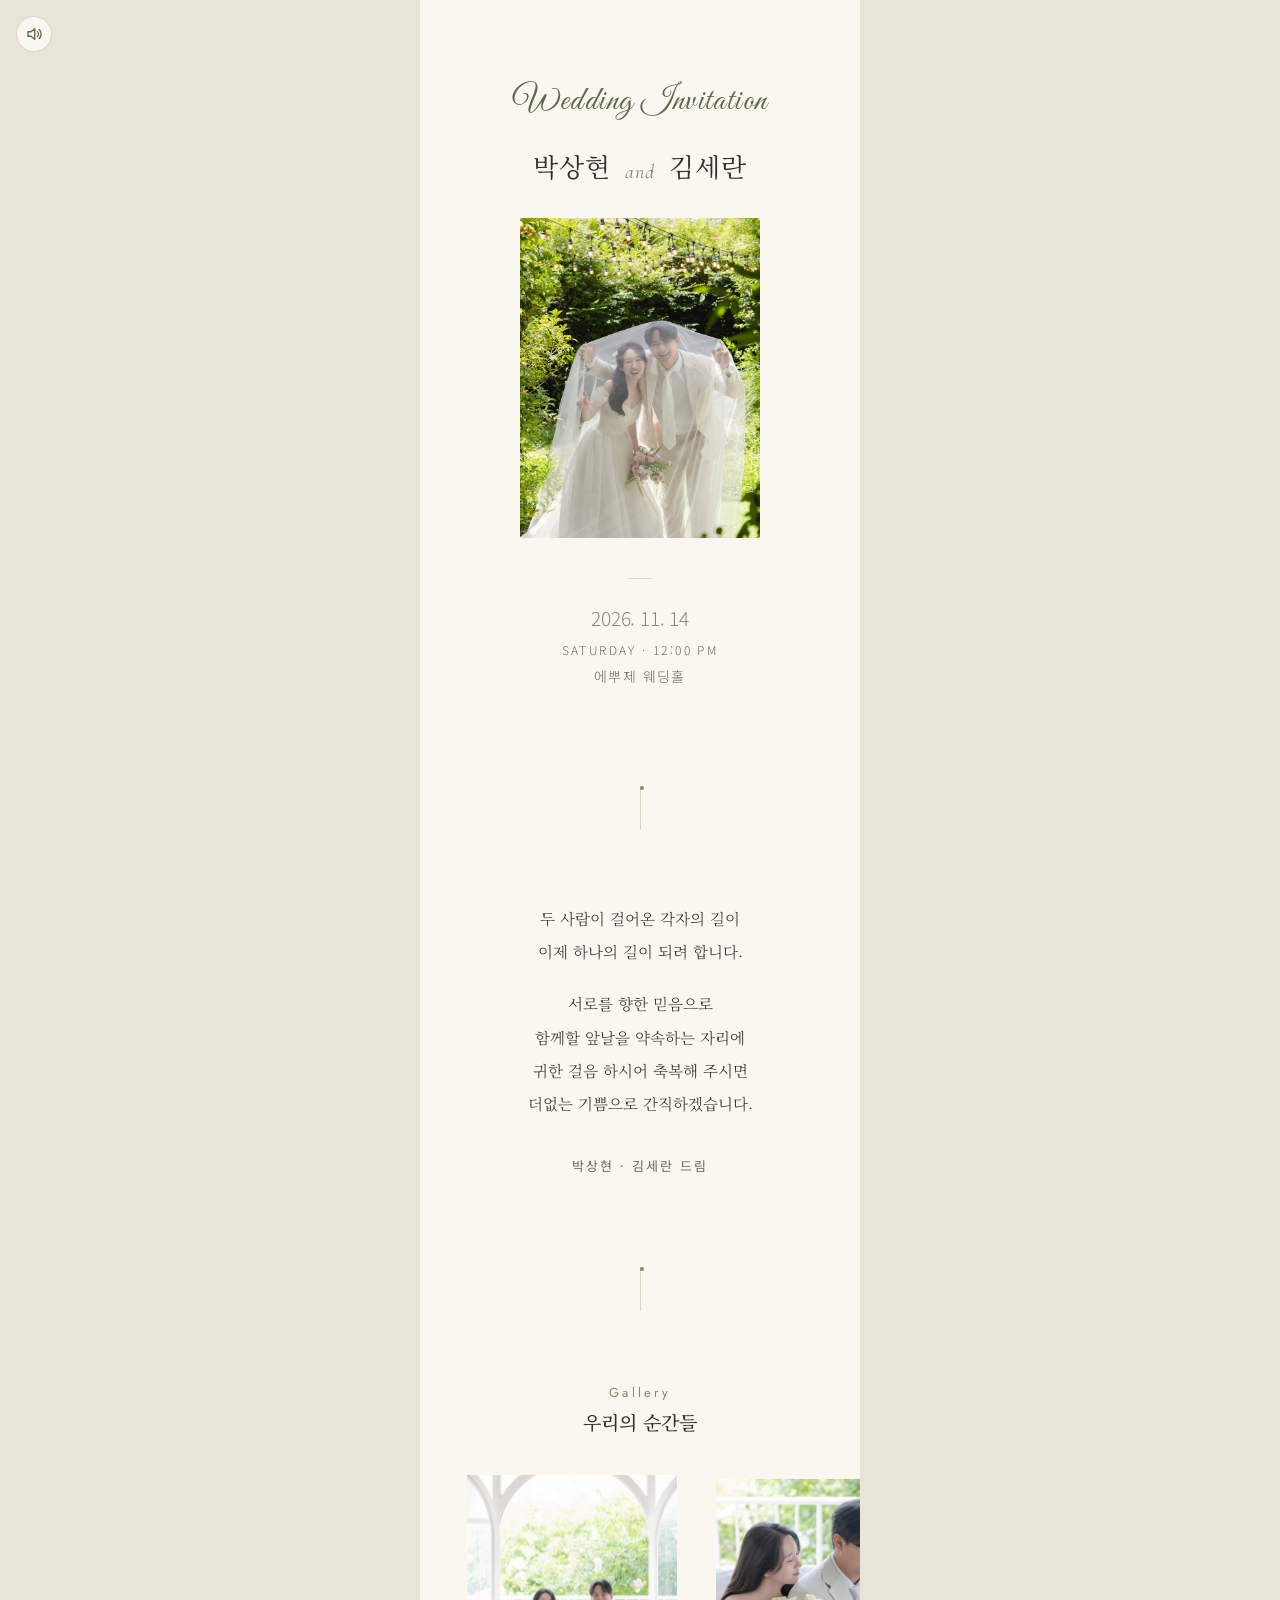
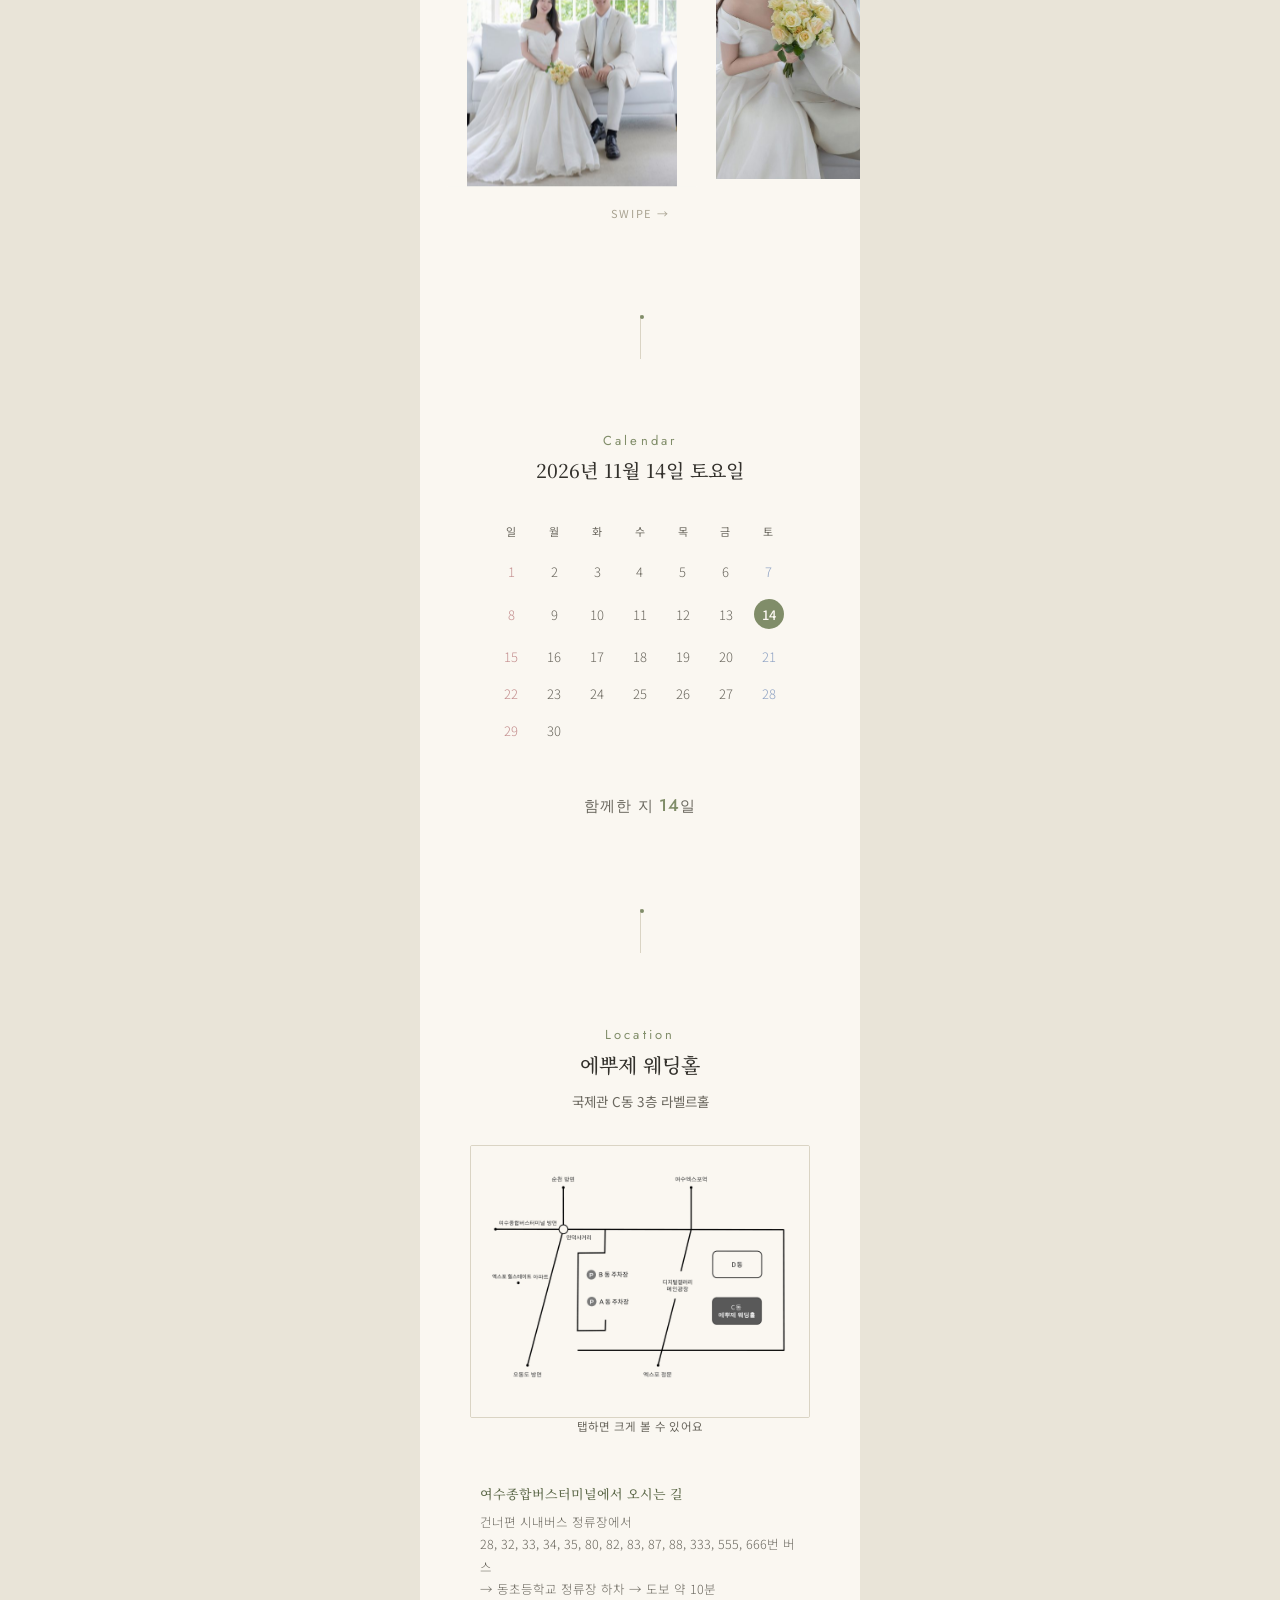
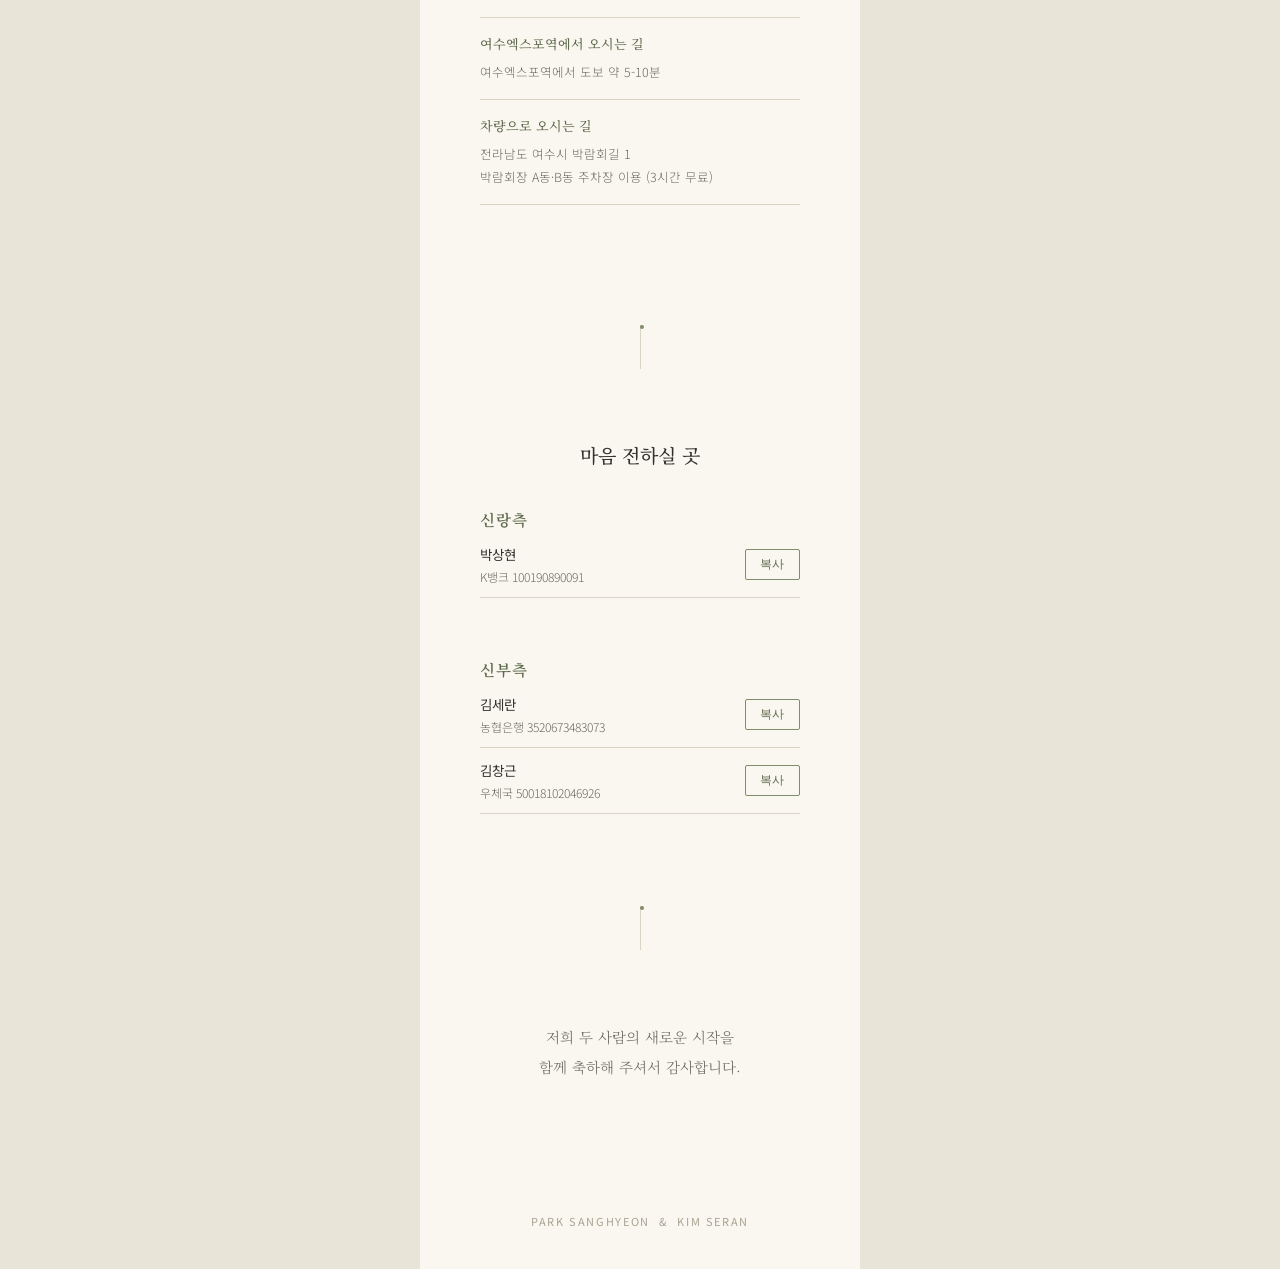
<file: index.html>
<!DOCTYPE html>
<html lang="ko">
<head>
<meta charset="UTF-8">
<meta name="viewport" content="width=device-width, initial-scale=1.0, maximum-scale=1.0, user-scalable=no, viewport-fit=cover">
<title>박상현 그리고 김세란 결혼합니다</title>

<!-- Mobile app-like rendering -->
<meta name="theme-color" content="#FAF7F1">
<meta name="mobile-web-app-capable" content="yes">
<meta name="apple-mobile-web-app-capable" content="yes">
<meta name="apple-mobile-web-app-status-bar-style" content="default">
<meta name="apple-mobile-web-app-title" content="박상현 ♥ 김세란 결혼합니다">
<meta name="format-detection" content="telephone=no, date=no, address=no, email=no">
<meta name="description" content="2026년 11월 14일 토요일 낮 12시, 에뿌제 웨딩홀 국제관 C동 3층 라벨르홀에서 박상현 · 김세란 두 사람의 결혼식이 있습니다.">

<!-- Open Graph / KakaoTalk 공유 카드 -->
<meta property="og:type" content="website">
<meta property="og:title" content="박상현 ♥ 김세란 결혼합니다">
<meta property="og:description" content="박상현&amp;김세란 결혼을 축하해주세요♥">
<meta property="og:image" content="https://seho8387-zatsusou.github.io/mobileseran/images/og-share.jpg">
<meta property="og:image:width" content="700">
<meta property="og:image:height" content="700">
<meta property="og:url" content="https://seho8387-zatsusou.github.io/mobileseran/">
<meta property="og:locale" content="ko_KR">

<link rel="preconnect" href="https://fonts.googleapis.com">
<link rel="preconnect" href="https://fonts.gstatic.com" crossorigin>
<link href="https://fonts.googleapis.com/css2?family=Song+Myung&family=Noto+Serif+KR:wght@300;400;500;600&family=Cormorant+Garamond:ital,wght@0,300;0,400;1,400&family=Jost:wght@300;400;500&family=Great+Vibes&family=Noto+Sans+KR:wght@300;400;500&display=swap" rel="stylesheet">
<link rel="stylesheet" href="style.css?v=20260920b">
</head>
<body>
<div class="scroll-progress" id="scrollProgress"></div>
<div class="page">

  <section class="hero">
    <div class="eyebrow">Wedding Invitation</div>
    <div class="names">
      박상현
      <span class="amp">and</span>
      김세란
    </div>
    <div class="hero-photo">
      <canvas class="photo-bg" role="img" aria-label="박상현 김세란 웨딩 사진" data-src="images/hero.jpg" data-fit="cover"></canvas>
    </div>
    <div class="hero-date">
      2026. 11. 14
      <span>SATURDAY · 12:00 PM</span>
      <span class="venue-inline">에뿌제 웨딩홀</span>
    </div>
  </section>

  <div class="divider dot reveal"></div>

  <section class="greeting reveal">
    <p class="greeting-lines">
      <span class="line">두 사람이 걸어온 각자의 길이</span>
      <span class="line">이제 하나의 길이 되려 합니다.</span>
      <span class="line gap">서로를 향한 믿음으로</span>
      <span class="line">함께할 앞날을 약속하는 자리에</span>
      <span class="line">귀한 걸음 하시어 축복해 주시면</span>
      <span class="line">더없는 기쁨으로 간직하겠습니다.</span>
    </p>
    <div class="sign">박상현 · 김세란 드림</div>
  </section>

  <div class="divider dot reveal"></div>

  <section class="gallery reveal">
    <div class="section-label">Gallery</div>
    <div class="section-title">우리의 순간들</div>
    <div class="gallery-scroll">
      <div class="photo-slot"><canvas class="photo-bg" role="img" aria-label="박상현 김세란 웨딩 사진 2" data-src="images/gallery-02.jpg" data-fit="contain"></canvas></div>
      <div class="photo-slot"><canvas class="photo-bg" role="img" aria-label="박상현 김세란 웨딩 사진 3" data-src="images/gallery-03.jpg" data-fit="contain"></canvas></div>
      <div class="photo-slot"><canvas class="photo-bg" role="img" aria-label="박상현 김세란 웨딩 사진 1" data-src="images/gallery-01.jpg" data-fit="contain"></canvas></div>
      <div class="photo-slot"><canvas class="photo-bg" role="img" aria-label="박상현 김세란 웨딩 사진 4" data-src="images/gallery-04.jpg" data-fit="contain"></canvas></div><div class="photo-slot"><canvas class="photo-bg" role="img" aria-label="박상현 김세란 웨딩 사진 추가" data-src="images/gallery-05.jpg" data-fit="contain"></canvas></div>
      <div class="photo-slot wide"><canvas class="photo-bg" role="img" aria-label="박상현 김세란 웨딩 사진 6" data-src="images/gallery-06.jpg" data-fit="contain"></canvas></div>
      <div class="photo-slot"><canvas class="photo-bg" role="img" aria-label="박상현 김세란 웨딩 사진 7" data-src="images/gallery-07.jpg" data-fit="contain"></canvas></div>
      <div class="photo-slot"><canvas class="photo-bg" role="img" aria-label="박상현 김세란 웨딩 사진 8" data-src="images/gallery-08.jpg" data-fit="contain"></canvas></div>
      <div class="photo-slot"><canvas class="photo-bg" role="img" aria-label="박상현 김세란 웨딩 사진 9" data-src="images/gallery-09.jpg" data-fit="contain"></canvas></div>
      <div class="photo-slot"><canvas class="photo-bg" role="img" aria-label="박상현 김세란 웨딩 사진 10" data-src="images/gallery-10.jpg" data-fit="contain"></canvas></div>
      <div class="photo-slot"><canvas class="photo-bg" role="img" aria-label="박상현 김세란 웨딩 사진 11" data-src="images/gallery-11.jpg" data-fit="contain"></canvas></div>
      <div class="photo-slot"><canvas class="photo-bg" role="img" aria-label="박상현 김세란 웨딩 사진 12" data-src="images/gallery-12.jpg" data-fit="contain"></canvas></div>
      <div class="photo-slot"><canvas class="photo-bg" role="img" aria-label="박상현 김세란 웨딩 사진 13" data-src="images/gallery-13.jpg" data-fit="contain"></canvas></div>
    </div>
    <div class="gallery-hint">SWIPE →</div>
  </section>

  <div class="divider dot reveal"></div>

  <section class="when reveal">
    <div class="section-label">Calendar</div>
    <div class="section-title">2026년 11월 14일 토요일</div>
    <table class="cal">
      <tr>
        <th class="sun">일</th><th>월</th><th>화</th><th>수</th><th>목</th><th>금</th><th class="sat">토</th>
      </tr>
      <tr>
        <td class="sun">1</td><td>2</td><td>3</td><td>4</td><td>5</td><td>6</td><td class="sat">7</td>
      </tr>
      <tr>
        <td class="sun">8</td><td>9</td><td>10</td><td>11</td><td>12</td><td>13</td><td class="mark"><span>14</span></td>
      </tr>
      <tr>
        <td class="sun">15</td><td>16</td><td>17</td><td>18</td><td>19</td><td>20</td><td class="sat">21</td>
      </tr>
      <tr>
        <td class="sun">22</td><td>23</td><td>24</td><td>25</td><td>26</td><td>27</td><td class="sat">28</td>
      </tr>
      <tr>
        <td class="sun">29</td><td>30</td><td></td><td></td><td></td><td></td><td class="sat"></td>
      </tr>
    </table>
    <div class="dday" id="ddayText">D-day 계산 중</div>
  </section>

  <div class="divider dot reveal"></div>

  <section class="location reveal">
    <div class="section-label">Location</div>
    <div class="venue-name">에뿌제 웨딩홀</div>
    <div class="venue-addr">
      국제관 C동 3층 라벨르홀
    </div>

<div class="map-illust">
      <img id="mapImg" src="images/map.png" alt="에뿌제 웨딩홀 오시는 길 약도" style="width:100%;height:auto;border-radius:2px;display:block;cursor:pointer;" />
    <div class="map-note">탭하면 크게 볼 수 있어요</div>
    </div>

    <div class="way-list">
      <div class="way-item">
        <div class="way-title">여수종합버스터미널에서 오시는 길</div>
        <div class="way-desc">건너편 시내버스 정류장에서<br>28, 32, 33, 34, 35, 80, 82, 83, 87, 88, 333, 555, 666번 버스<br>→ 동초등학교 정류장 하차 → 도보 약 10분</div>
      </div>
      <div class="way-item">
        <div class="way-title">여수엑스포역에서 오시는 길</div>
        <div class="way-desc">여수엑스포역에서 도보 약 5-10분</div>
      </div>
      <div class="way-item">
        <div class="way-title">차량으로 오시는 길</div>
        <div class="way-desc">전라남도 여수시 박람회길 1<br>박람회장 A동·B동 주차장 이용 (3시간 무료)</div>
      </div>
    </div>

  </section>

  <div class="divider dot reveal"></div>

  <section class="account reveal">
    <div class="section-title">마음 전하실 곳</div>

    <div class="acc-group">
      <div class="acc-side">신랑측</div>
      <div class="acc-row">
        <div class="acc-info">
          <span class="acc-name">박상현</span>
          <span class="acc-bank">K뱅크 100190890091</span>
        </div>
        <button class="copy-btn" data-num="100190890091">복사</button>
      </div>
    </div>

    <div class="acc-group">
      <div class="acc-side">신부측</div>
      <div class="acc-row">
        <div class="acc-info">
          <span class="acc-name">김세란</span>
          <span class="acc-bank">농협은행 3520673483073</span>
        </div>
        <button class="copy-btn" data-num="3520673483073">복사</button>
      </div>
      <div class="acc-row">
        <div class="acc-info">
          <span class="acc-name">김창근</span>
          <span class="acc-bank">우체국 50018102046926</span>
        </div>
        <button class="copy-btn" data-num="50018102046926">복사</button>
      </div>
    </div>
  </section>

  <div class="divider dot reveal"></div>

  <section class="closing reveal">
    <p>
      저희 두 사람의 새로운 시작을<br>
      함께 축하해 주셔서 감사합니다.
    </p>
  </section>

  <footer>PARK SANGHYEON &nbsp;&amp;&nbsp; KIM SERAN</footer>

</div>

<span class="bgm-pulse" id="bgmPulse" aria-hidden="true"></span>
<button class="bgm-toggle" id="bgmToggle" type="button" aria-label="배경음악 재생/정지" aria-pressed="true">
  <svg class="icon-on" viewBox="0 0 24 24" width="18" height="18" fill="none" stroke="currentColor" stroke-width="1.8" stroke-linecap="round" stroke-linejoin="round"><path d="M4 9v6h4l5 4V5L8 9H4z"/><path d="M16.5 8.5a5 5 0 0 1 0 7"/><path d="M19 6a8.5 8.5 0 0 1 0 12"/></svg>
  <svg class="icon-off" viewBox="0 0 24 24" width="18" height="18" fill="none" stroke="currentColor" stroke-width="1.8" stroke-linecap="round" stroke-linejoin="round"><path d="M4 9v6h4l5 4V5L8 9H4z"/><line x1="16" y1="9" x2="21" y2="14"/><line x1="21" y1="9" x2="16" y2="14"/></svg>
</button>
<audio id="bgmAudio" src="audio/bgm.mp3" loop preload="auto"></audio>

<div class="map-modal" id="mapModal">
  <button class="map-modal-close" type="button" aria-label="닫기">&times;</button>
  <img id="mapModalImg" src="images/map.png" alt="에뿌제 웨딩홀 오시는 길 약도">
</div>

<script src="script.js?v=20260920"></script>

</body>
</html>
</file>
<file: style.css>
:root{
    --bg: #FAF7F1;
    --ink: #33312C;
    --ink-soft: #6B685F;
    --sage: #808D69;
    --sage-deep: #5E6A4B;
    --line: #DAD4C4;
    --card: #FFFFFF;
  }
  *{ box-sizing: border-box; margin:0; padding:0; }
  /* Block the long-press "save image" menu everywhere except the map,
     which stays saveable on purpose. */
  img:not(#mapImg):not(#mapModalImg){
    -webkit-touch-callout: none;
    -webkit-user-select: none;
    user-select: none;
  }
  html,body{
    background: #E9E4D8;
    font-family: 'Noto Sans KR', sans-serif;
    color: var(--ink);
    -webkit-font-smoothing: antialiased;
    /* Block pinch/double-tap zoom on iOS Safari, which ignores the
       viewport meta's user-scalable=no. The map modal image opts back
       in with its own touch-action so its manual pinch-zoom still works. */
    touch-action: pan-x pan-y;
  }
  .page{
    max-width: 440px;
    margin: 0 auto;
    background: var(--bg);
    min-height: 100vh;
    min-height: 100dvh;
    position: relative;
    overflow: hidden;
    padding-top: env(safe-area-inset-top);
    padding-bottom: env(safe-area-inset-bottom);
  }
  section{
    padding: 72px 32px;
    position: relative;
  }
  .scroll-progress{
    position: fixed;
    top: 0;
    left: 0;
    width: 0%;
    height: 3px;
    background: var(--sage);
    z-index: 1001;
    transition: width .1s linear;
  }
  .divider{
    width: 1px;
    height: 44px;
    background: var(--line);
    margin: 0 auto;
  }
  .divider.dot::after{
    content:'';
    display:block;
    width:4px;
    height:4px;
    border-radius:50%;
    background: var(--sage);
    margin: 20px auto 0;
    opacity: 0;
    transition: opacity .4s ease;
  }
  /* Line "draws" itself top-to-bottom on reveal, dot fades in just after
     it finishes. Overrides the generic .reveal fade+rise (higher
     specificity) since a straight line growing reads better than one
     sliding into place. */
  .divider.reveal{
    opacity: 1;
    transform: scaleY(0);
    transform-origin: top;
    transition: none;
  }
  .divider.reveal.revealed{
    transform: scaleY(1);
    transition: transform .6s cubic-bezier(.22,.61,.36,1);
  }
  .divider.dot.revealed::after{
    opacity: 1;
    transition: opacity .4s ease .5s;
  }

  /* Scroll-triggered fade-up. JS adds .revealed once an element with
     .reveal scrolls into view (see script.js); everything below is a
     fallback so content is never actually hidden without JS. */
  .reveal{
    opacity: 0;
    transform: translateY(24px);
    transition: opacity .7s cubic-bezier(.22,.61,.36,1), transform .7s cubic-bezier(.22,.61,.36,1);
  }
  .reveal.revealed{
    opacity: 1;
    transform: translateY(0);
  }
  @media (prefers-reduced-motion: reduce){
    .reveal, .reveal *, .hero *, .copy-btn, .bgm-toggle, .greeting-lines .line, .ripple{
      animation: none !important;
      transition: none !important;
    }
    .reveal, .greeting-lines .line{ opacity: 1; transform: none; }
    .ripple{ display: none; }
    .divider.dot::after{ opacity: 1; }
    .gallery-hint{ animation: none !important; }
    .cal td.mark span::before{ animation: none !important; transform: scale(1) !important; }
    .photo-slot{ transition: none !important; }
    .map-modal{ transition: none !important; }
    .bgm-pulse{ animation: none !important; opacity: 0 !important; }
    .scroll-progress{ transition: none !important; }
  }

  /* Hero */
  .hero{
    padding: 90px 32px 80px;
    text-align:center;
  }
  .branch{
    width: 120px;
    margin: 0 auto 28px;
    display:block;
    opacity: 0.85;
  }
  /* Intro: hero elements fade + rise in on load, staggered. Runs purely
     off CSS (no JS wait) so it can't be delayed by scripts/images. */
  @keyframes heroIn{
    from{ opacity: 0; transform: translateY(18px); }
    to{ opacity: 1; transform: translateY(0); }
  }
  @keyframes heroInEyebrow{
    /* .eyebrow has its own static translateY(-10px) baseline offset, so
       bake it into this keyframe's end state instead of overwriting it. */
    from{ opacity: 0; transform: translateY(8px); }
    to{ opacity: 1; transform: translateY(-10px); }
  }
  .hero .names{ animation: heroIn .8s cubic-bezier(.22,.61,.36,1) .25s backwards; }
  .hero .hero-photo{ animation: heroIn .8s cubic-bezier(.22,.61,.36,1) .4s backwards; }
  .hero .hero-date{ animation: heroIn .8s cubic-bezier(.22,.61,.36,1) .55s backwards; }

  .eyebrow{
    font-family: 'Great Vibes', cursive;
    font-weight: 400;
    letter-spacing: 0.04em;
    font-size: 34px;
    color: var(--sage-deep);
    margin-bottom: 14px;
    transform: translateY(-10px);
    animation: heroInEyebrow .8s cubic-bezier(.22,.61,.36,1) .1s backwards;
  }
  .names{
    font-family: 'Noto Serif KR', serif;
    font-weight: 400;
    font-size: 26px;
    letter-spacing: 0.04em;
    display: flex;
    align-items: center;
    justify-content: center;
    gap: 14px;
  }
  .amp{
    display:inline-block;
    font-family: 'Cormorant Garamond', serif;
    font-style: italic;
    font-size: 20px;
    color: var(--sage);
    margin: 6px 0;
    transform: translateY(6px);
  }
  .hero-photo{
    width: 240px;
    aspect-ratio: 3 / 4;
    position: relative;
    margin: 34px auto 0;
    border-radius: 2px;
    background: #F4F1E9;
    overflow: hidden;
  }
  .photo-bg{
    position: absolute;
    inset: 0;
    width: 100%;
    height: 100%;
    display: block;
    -webkit-touch-callout: none;
    -webkit-user-select: none;
    user-select: none;
  }
  /* Slight overscan so the subtle scroll parallax (JS) has room to shift
     the photo without exposing blank edges — .hero-photo has
     overflow:hidden to crop it back down. */
  .hero-photo .photo-bg{
    inset: -6% 0;
    height: 112%;
  }
  .hero-photo span{
    font-family: 'Jost', sans-serif;
    font-size: 12px;
    letter-spacing: 0.05em;
    color: #A9A392;
  }
  .hero-date{
    margin-top: 40px;
    padding-top: 26px;
    position: relative;
    font-family: 'Noto Sans KR', sans-serif;
    font-weight: 300;
    font-size: 19px;
    letter-spacing: -0.01em;
    color: #8B8879;
  }
  .hero-date::before{
    content:'';
    position:absolute;
    top:0; left:50%;
    transform: translateX(-50%);
    width: 24px;
    height: 1px;
    background: var(--line);
  }
  .hero-date span{
    display:block;
    font-family: 'Noto Sans KR', sans-serif;
    font-weight: 300;
    font-size: 12px;
    letter-spacing: 0.2em;
    margin-top: 10px;
    color: var(--ink-soft);
  }
  .hero-date span.venue{
    font-size: 10px;
    letter-spacing: 0.1em;
    margin-top: 6px;
    color: #A9A392;
  }
  .hero-date span.venue-inline{
    display: block;
    margin-top: 8px;
    font-family: 'Noto Sans KR', sans-serif;
    font-weight: 300;
    font-size: 14px;
    letter-spacing: 0.1em;
    color: var(--ink-soft);
  }

  /* Greeting */
  .greeting{
    text-align:center;
  }
  .greeting p{
    font-family: 'Noto Serif KR', serif;
    font-weight: 300;
    font-size: 15.5px;
    line-height: 2.15;
    color: var(--ink);
  }
  /* Lines fade up one at a time once .greeting scrolls into view (see
     the shared .reveal handling in script.js, which toggles .revealed
     on this section). */
  .greeting-lines .line{
    display: block;
    opacity: 0;
    transform: translateY(14px);
    transition: opacity .6s ease, transform .6s ease;
  }
  .greeting.revealed .greeting-lines .line{
    opacity: 1;
    transform: translateY(0);
  }
  .greeting-lines .line.gap{ margin-top: 1.2em; }
  .greeting-lines .line:nth-child(1){ transition-delay: .05s; }
  .greeting-lines .line:nth-child(2){ transition-delay: .15s; }
  .greeting-lines .line:nth-child(3){ transition-delay: .25s; }
  .greeting-lines .line:nth-child(4){ transition-delay: .35s; }
  .greeting-lines .line:nth-child(5){ transition-delay: .45s; }
  .greeting-lines .line:nth-child(6){ transition-delay: .55s; }
  .greeting .sign{
    margin-top: 36px;
    font-size: 13px;
    letter-spacing: 0.15em;
    color: var(--ink-soft);
  }

  /* Calendar / D-day */
  .when{
    text-align:center;
  }
  .section-label{
    font-family: 'Jost', sans-serif;
    font-weight: 400;
    font-size: 13px;
    letter-spacing: 0.25em;
    color: var(--sage);
    margin-bottom: 6px;
  }
  .section-title{
    font-family: 'Noto Serif KR', serif;
    font-size: 19px;
    font-weight: 500;
    margin-bottom: 40px;
  }
  .cal{
    width: 100%;
    max-width: 300px;
    margin: 0 auto;
    border-collapse: collapse;
    /* Without this, auto layout sizes each column by its widest cell's
       preferred content width — and the fixed-size day-marker badge
       (below) is wider than any plain date number, which pulled the
       whole Saturday column wider and skewed every other column out
       of alignment with the weekday header row. Fixed layout keeps
       all 7 columns an even width regardless of what's inside them. */
    table-layout: fixed;
    font-size: 13px;
  }
  .cal th{
    font-weight: 400;
    color: var(--ink-soft);
    padding-bottom: 14px;
    font-size: 11px;
    letter-spacing: 0.05em;
  }
  .cal td{
    padding: 9px 0;
    color: var(--ink-soft);
    font-weight: 300;
  }
  .cal td.sat{ color: #8FA3C4; }
  .cal td.sun{ color: #C48F8F; }
  .cal td.mark{
    color: var(--bg);
    font-weight: 500;
  }
  /* The circle used to be a ::before on the <td> itself, absolutely
     centered with top/left 50% + translate(-50%,-50%). Table cells as
     an absolute-positioning containing block are inconsistent across
     browsers (WebKit in particular, combined with border-collapse),
     which showed up as the circle and the "14" drifting off-center
     from each other on real phones. Centering a plain, non-table span
     with flexbox instead sidesteps that entirely. */
  .cal td.mark span{
    position: relative;
    z-index: 1;
    display: inline-flex;
    align-items: center;
    justify-content: center;
    width: 30px;
    height: 30px;
  }
  .cal td.mark span::before{
    content:'';
    position:absolute;
    inset: 0;
    transform: scale(0);
    border-radius: 50%;
    background: var(--sage);
    z-index: -1;
  }
  /* Pops in with a slight overshoot once the Calendar section reveals. */
  .when.revealed .cal td.mark span::before{
    /* Pop in, then settle into a slow, faint breathing loop — the
       second animation is listed later so it takes over the property
       once markPop's fill-forwards window ends (they don't overlap in
       time, so there's no fight over transform). */
    animation: markPop .6s cubic-bezier(.34,1.56,.64,1) .3s both,
               markBreathe 2.6s ease-in-out .9s infinite;
  }
  @keyframes markPop{
    from{ transform: scale(0); }
    60%{ transform: scale(1.15); }
    to{ transform: scale(1); }
  }
  @keyframes markBreathe{
    0%, 100%{
      transform: scale(1);
      box-shadow: 0 0 0 0 rgba(128,141,105,0);
    }
    50%{
      transform: scale(1.12);
      box-shadow: 0 0 10px 2px rgba(128,141,105,0.55);
    }
  }

  .dday{
    margin-top: 44px;
    font-family: 'Jost', sans-serif;
    font-weight: 300;
    font-size: 15px;
    letter-spacing: 0.06em;
    color: var(--ink-soft);
  }
  .dday b{
    color: var(--sage);
    font-weight: 500;
    font-size: 17px;
  }
  .dday-label{
    font-family: 'Noto Serif KR', serif;
    font-weight: 300;
  }

  /* Location */
  .location{
    text-align:center;
  }
  .venue-name{
    font-family: 'Noto Serif KR', serif;
    font-size: 20px;
    font-weight: 500;
    margin-bottom: 10px;
  }
  .venue-addr{
    font-size: 13.5px;
    color: var(--ink-soft);
    line-height: 1.9;
    margin-bottom: 30px;
  }
  .map-btn{
    display: inline-block;
    padding: 13px 30px;
    border: 1px solid var(--sage);
    color: var(--sage-deep);
    font-size: 13px;
    letter-spacing: 0.1em;
    text-decoration: none;
    border-radius: 2px;
    transition: all .2s ease;
  }
  .map-btn:hover{
    background: var(--sage);
    color: #fff;
  }
  .way-list{
    max-width: 320px;
    margin: 34px auto 28px;
    text-align: left;
  }
  .way-item{
    padding: 16px 0;
    border-bottom: 1px solid var(--line);
  }
  .way-item:first-child{
    border-top: none;
  }
  .way-title{
    font-family: 'Noto Serif KR', serif;
    font-size: 13px;
    font-weight: 500;
    color: var(--sage-deep);
    margin-bottom: 8px;
  }
  .way-desc{
    font-size: 12.5px;
    line-height: 1.8;
    color: var(--ink-soft);
    font-weight: 300;
  }
  .map-photo-slot{
    margin: 28px auto 0;
    max-width: 340px;
    aspect-ratio: 4 / 3;
    border: 1px dashed var(--line);
    border-radius: 2px;
    background: #F4F1E9;
    display:flex;
    align-items:center;
    justify-content:center;
  }
  .map-photo-slot span{
    font-family: 'Cormorant Garamond', serif;
    font-style: italic;
    font-size: 12px;
    color: #A9A392;
  }
  .map-illust{
    margin: 28px auto 0;
    max-width: 340px;
  }
  .map-illust svg, .map-illust img{
    width: 100%;
    height: auto;
    border: 1px solid var(--line);
    border-radius: 2px;
    display: block;
  }
  .map-note{
    margin-top: 0;
    font-size: 11.5px;
    letter-spacing: 0.03em;
    color: var(--ink-soft);
  }
  .map-modal{
    display: flex;
    position: fixed;
    inset: 0;
    background: rgba(0,0,0,0.85);
    z-index: 999;
    align-items: center;
    justify-content: center;
    padding: 24px;
    overflow: auto;
    cursor: pointer;
    -webkit-overflow-scrolling: touch;
    /* Fades + scales in on open, and back out on close. visibility is
       delayed on the way out (only) so it stays interactive/visible for
       the full fade, then actually leaves the a11y/hit-test tree once
       hidden — and stays out of the way immediately when opening. */
    opacity: 0;
    visibility: hidden;
    transform: scale(0.96);
    transition: opacity .3s ease, transform .3s ease, visibility 0s linear .3s;
  }
  .map-modal.open{
    opacity: 1;
    visibility: visible;
    transform: scale(1);
    transition: opacity .3s ease, transform .3s ease, visibility 0s linear 0s;
  }
  .map-modal img{
    max-width: 100%;
    max-height: 100%;
    border-radius: 4px;
    display: block;
    touch-action: none;
    transform-origin: center center;
    transition: transform .25s ease;
  }
  .bgm-toggle{
    position: fixed;
    top: calc(env(safe-area-inset-top) + 16px);
    left: 16px;
    z-index: 1000;
    width: 36px;
    height: 36px;
    border: 1px solid var(--line);
    border-radius: 50%;
    background: rgba(255,255,255,0.7);
    backdrop-filter: blur(4px);
    -webkit-backdrop-filter: blur(4px);
    color: var(--sage-deep);
    display: flex;
    align-items: center;
    justify-content: center;
    cursor: pointer;
    overflow: hidden;
    transition: transform .15s ease;
  }
  .bgm-toggle:active{ transform: scale(0.9); }
  /* Pulse ring while BGM is playing. A separate fixed sibling element
     (not a pseudo-element of the button), since the button itself has
     overflow:hidden for the ripple and would clip an outward-expanding
     ring. */
  .bgm-pulse{
    position: fixed;
    top: calc(env(safe-area-inset-top) + 16px);
    left: 16px;
    z-index: 999;
    width: 36px;
    height: 36px;
    border-radius: 50%;
    border: 1px solid var(--sage);
    pointer-events: none;
    opacity: 0;
  }
  .bgm-pulse.playing{
    animation: bgmPulse 2.4s ease-out infinite;
  }
  @keyframes bgmPulse{
    0%{ transform: scale(1); opacity: 0.55; }
    100%{ transform: scale(1.9); opacity: 0; }
  }
  .bgm-toggle .icon-off{ display: none; }
  .bgm-toggle.paused .icon-on{ display: none; }
  .bgm-toggle.paused .icon-off{ display: block; }
  .map-modal-close{
    position: fixed;
    top: 16px;
    right: 16px;
    width: 32px;
    height: 32px;
    border: none;
    border-radius: 50%;
    background: rgba(255,255,255,0.15);
    color: #fff;
    font-size: 20px;
    line-height: 1;
    display: flex;
    align-items: center;
    justify-content: center;
    cursor: pointer;
  }

  /* Gallery */
  .gallery{
    text-align:center;
  }
  .gallery-scroll{
    display:flex;
    align-items: center;
    gap: 3px;
    overflow-x: auto;
    scroll-snap-type: x mandatory;
    padding: 4px 32px 20px;
    margin: 0 -32px;
    -webkit-overflow-scrolling: touch;
    scrollbar-width: none;
    /* Explicit per-element pinch-zoom block; nested scroll containers
       don't always inherit the html/body touch-action reliably. */
    touch-action: pan-x pan-y;
  }
  .gallery-scroll::-webkit-scrollbar{
    display: none;
  }
  .photo-slot{
    flex: 0 0 auto;
    scroll-snap-align: center;
    /* Without this, a fast flick can carry momentum scroll straight
       past several photos before it lands on a snap point. This forces
       the browser to stop at every single slot, one swipe = one photo. */
    scroll-snap-stop: always;
    width: 240px;
    aspect-ratio: 4 / 5;
    position: relative;
    border-radius: 2px;
    background: var(--bg);
    overflow: hidden;
    transform: scale(1);
    transition: transform .3s ease;
  }
  /* JS toggles this on whichever slot sits closest to the gallery's
     horizontal center as the visitor swipes. */
  .photo-slot.active{
    transform: scale(1.05);
    z-index: 2;
  }
  .photo-slot.wide{
    /* Fixed 340px was wider than the whole screen on narrow phones
       (e.g. iPhone mini's 375px), so scroll-snap centered it edge to
       edge with almost no neighboring photo peeking in on either side.
       Cap it relative to the viewport instead so there's always some
       peek, regardless of device width. */
    width: min(340px, calc(100vw - 80px));
    aspect-ratio: 3 / 2;
    margin-left: 3px;
    margin-right: 3px;
  }
  .photo-slot span{
    font-family: 'Jost', sans-serif;
    font-size: 12px;
    letter-spacing: 0.05em;
    color: #A9A392;
  }
  .gallery-hint{
    display: inline-block;
    font-size: 11px;
    letter-spacing: 0.15em;
    color: #A9A392;
    margin-top: 4px;
    animation: swipeNudge 2.6s ease-in-out infinite;
  }
  @keyframes swipeNudge{
    0%, 60%, 100%{ transform: translateX(0); }
    75%{ transform: translateX(6px); }
    90%{ transform: translateX(0); }
  }

  /* Account */
  .account{
    text-align:center;
  }
  .acc-group{
    max-width: 320px;
    margin: 0 auto 60px;
    text-align: left;
  }
  .acc-group:last-child{ margin-bottom: 0; }
  .acc-side{
    font-family: 'Noto Serif KR', serif;
    font-size: 15.5px;
    font-weight: 600;
    color: var(--sage-deep);
    margin-bottom: 2px;
    letter-spacing: 0.05em;
  }
  .acc-row{
    display:flex;
    align-items:center;
    justify-content: space-between;
    padding: 12px 0;
    border-bottom: 1px solid var(--line);
  }
  .acc-info{
    display:flex;
    flex-direction: column;
    gap: 4px;
  }
  .acc-name{
    font-size: 13.5px;
    color: var(--ink);
  }
  .acc-bank{
    font-size: 12px;
    color: var(--ink-soft);
    font-weight: 300;
  }
  .copy-btn{
    position: relative;
    overflow: hidden;
    flex-shrink: 0;
    padding: 7px 14px;
    font-size: 11.5px;
    letter-spacing: 0.05em;
    color: var(--sage-deep);
    background: transparent;
    border: 1px solid var(--sage);
    border-radius: 2px;
    cursor: pointer;
    transition: transform .15s ease, background .15s ease, color .15s ease;
  }
  .copy-btn:active{
    background: var(--sage);
    color: #fff;
    transform: scale(0.94);
  }
  /* Ripple JS adds on pointerdown to .copy-btn / .bgm-toggle. */
  .ripple{
    position: absolute;
    border-radius: 50%;
    background: currentColor;
    opacity: 0.25;
    transform: scale(0);
    animation: rippleAnim .5s ease-out forwards;
    pointer-events: none;
  }
  @keyframes rippleAnim{
    to{ transform: scale(1); opacity: 0; }
  }

  /* Closing */
  .closing{
    text-align:center;
    padding-bottom: 100px;
  }
  .closing p{
    font-family: 'Noto Serif KR', serif;
    font-weight: 300;
    font-size: 14.5px;
    line-height: 2.1;
    color: var(--ink-soft);
  }
  .closing .branch{
    width: 90px;
    margin-top: 40px;
    transform: scaleY(-1);
  }
  footer{
    text-align:center;
    padding: 30px 0 40px;
    font-size: 11px;
    letter-spacing: 0.15em;
    color: #A9A392;
  }
</file>
